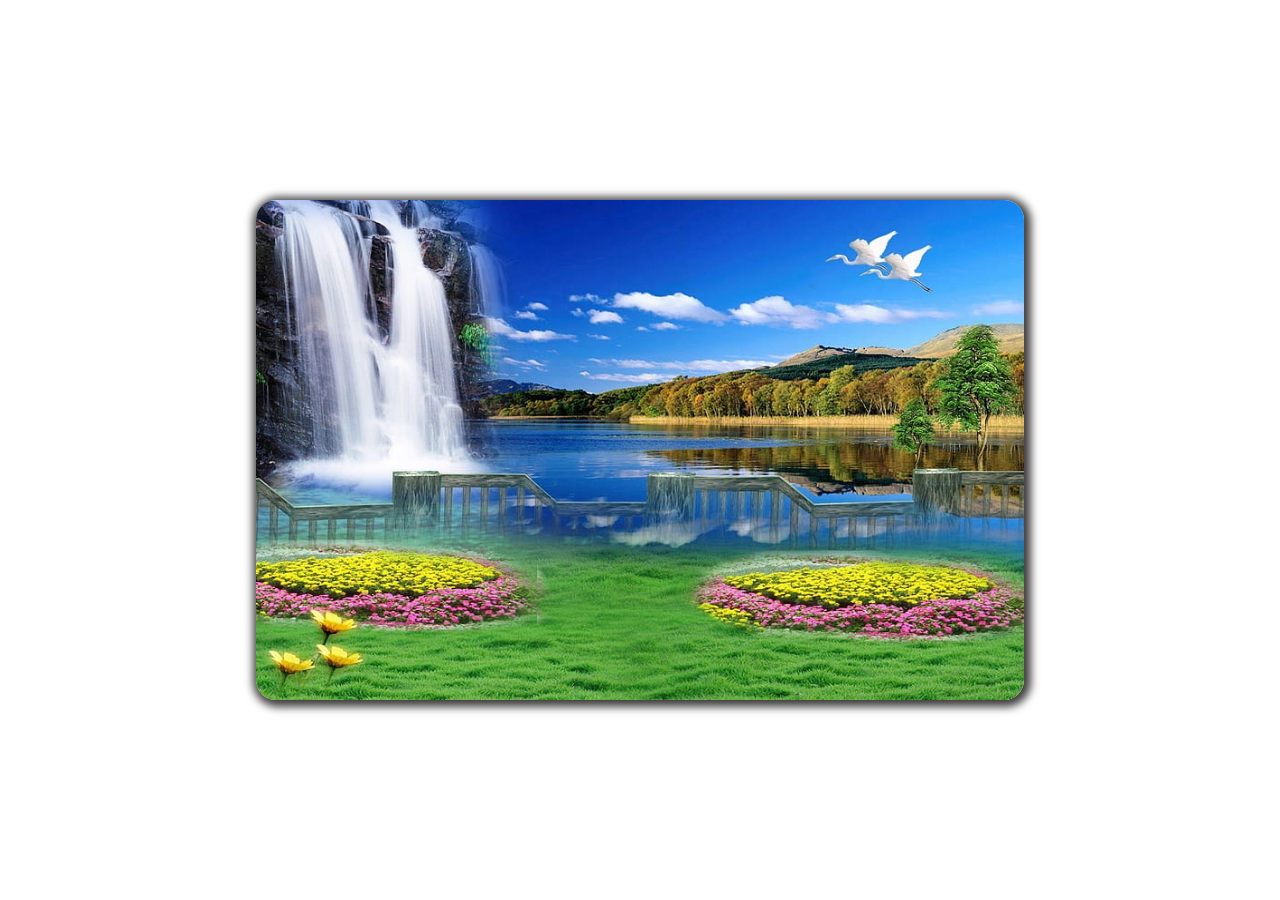
<file: 03_images animation/index.html>
<!DOCTYPE html>
<html lang="en">
<head>
    <meta charset="UTF-8">
    <meta name="viewport" content="width=device-width, initial-scale=1.0">
    <title>Carousal</title>
    <link rel="stylesheet" href="index.css">
</head>
<body>
    <section>
        <div class="box"></div>
    </section>
    
</body>
</html>
</file>
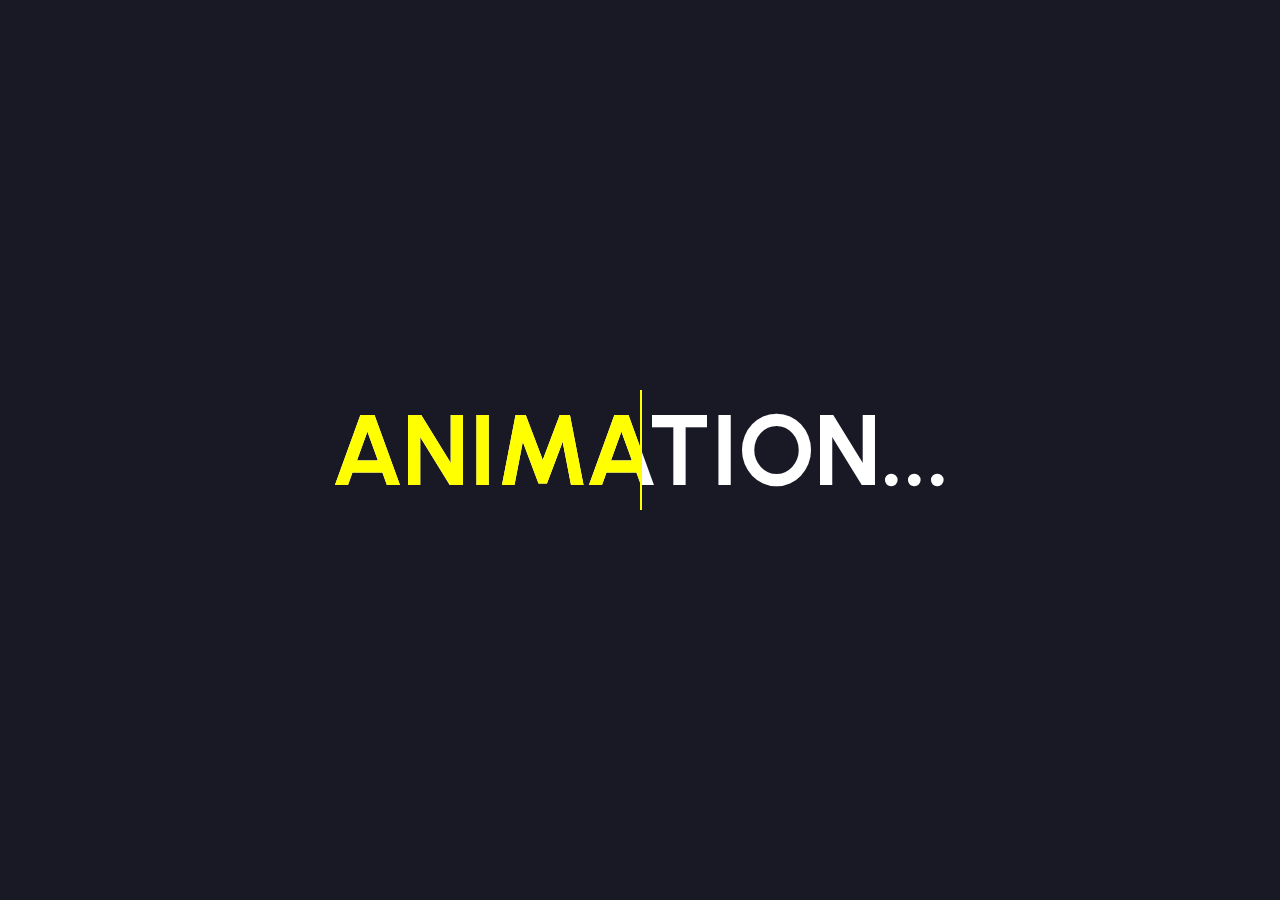
<file: 05_textReveal/index.html>
<!DOCTYPE html>
<html lang="en">
<head>
    <meta charset="UTF-8">
    <meta name="viewport" content="width=device-width, initial-scale=1.0">
    <title>Text Reveal</title>
    <link rel="stylesheet" href="style.css">
</head>
<body>
    <h1>Animation...</h1>
    
</body>
</html>
</file>
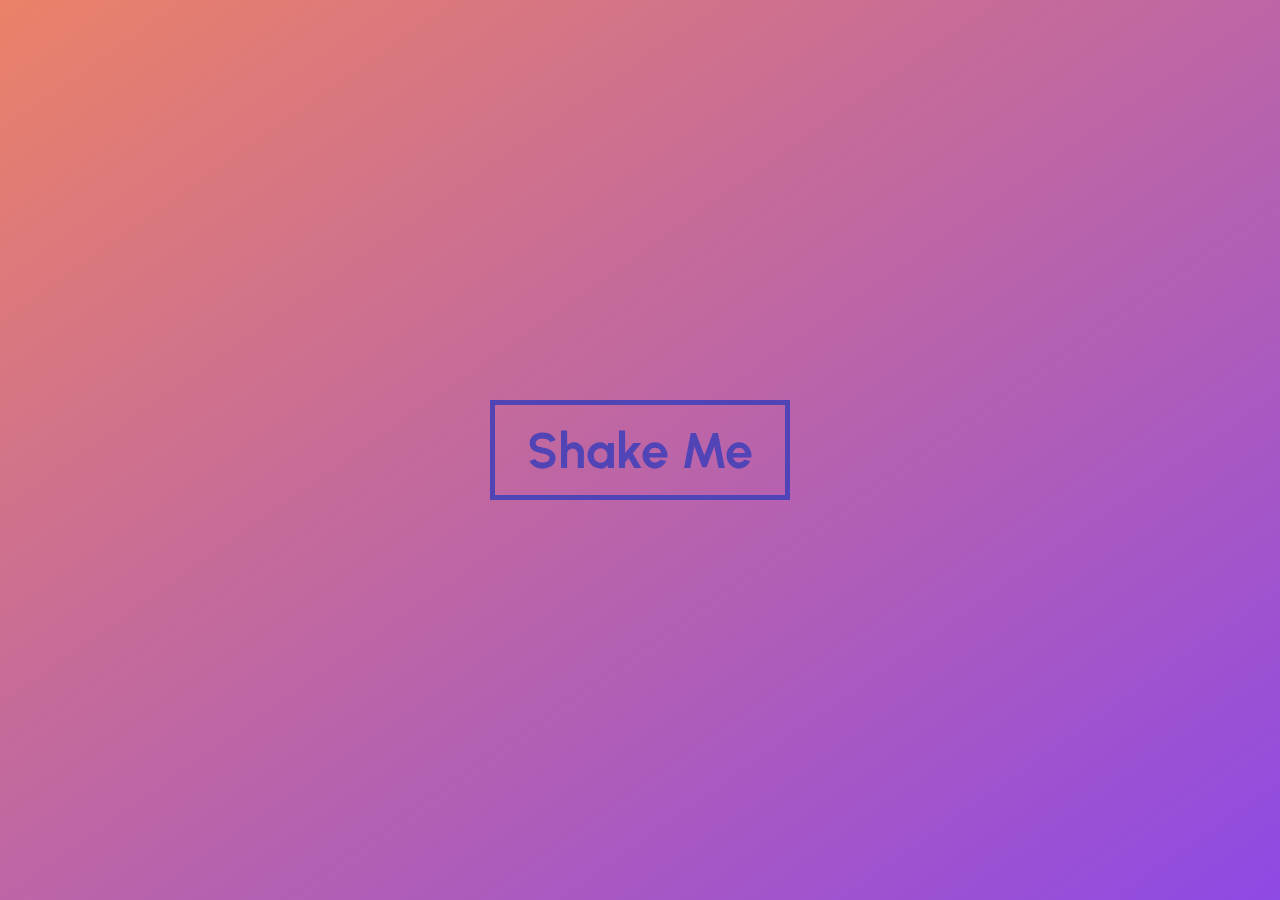
<file: 06_shakeMe/index.html>
<!DOCTYPE html>
<html lang="en">
<head>
    <meta charset="UTF-8">
    <meta name="viewport" content="width=device-width, initial-scale=1.0">
    <title>Shake me</title>
    <link rel="stylesheet" href="style.css">
</head>
<body>
    <div class="btn">
        Shake Me
    </div>
    
</body>
</html>
</file>
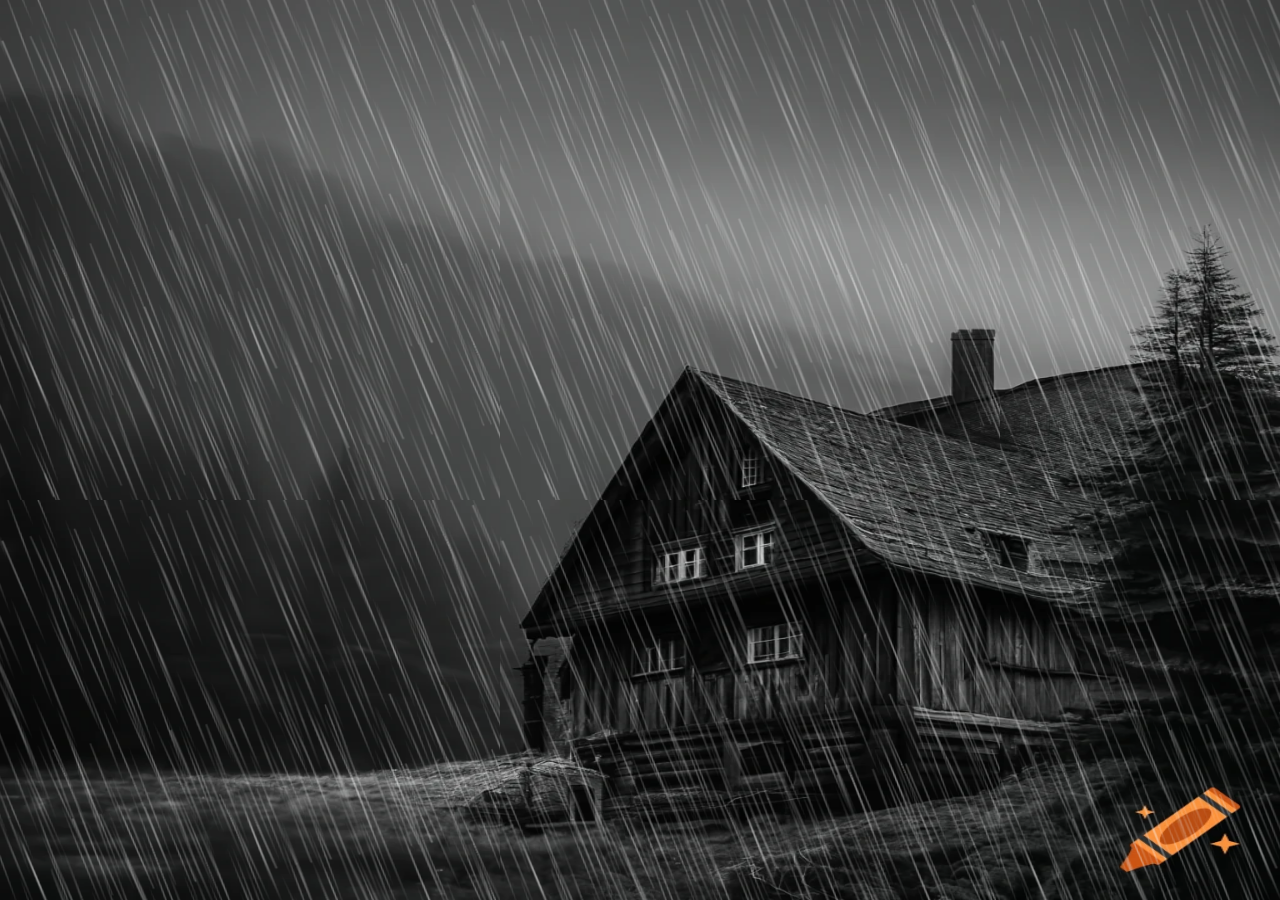
<file: 01_Rain animation/rain.html>
<!DOCTYPE html>
<html lang="en">
<head>
    <meta charset="UTF-8">
    <meta name="viewport" content="width=device-width, initial-scale=1.0">
    <title>Rain</title>
    <link rel="stylesheet" href="rain.css">
</head>
<body>
    <div class="rain"></div>
    
</body>
</html>
</file>
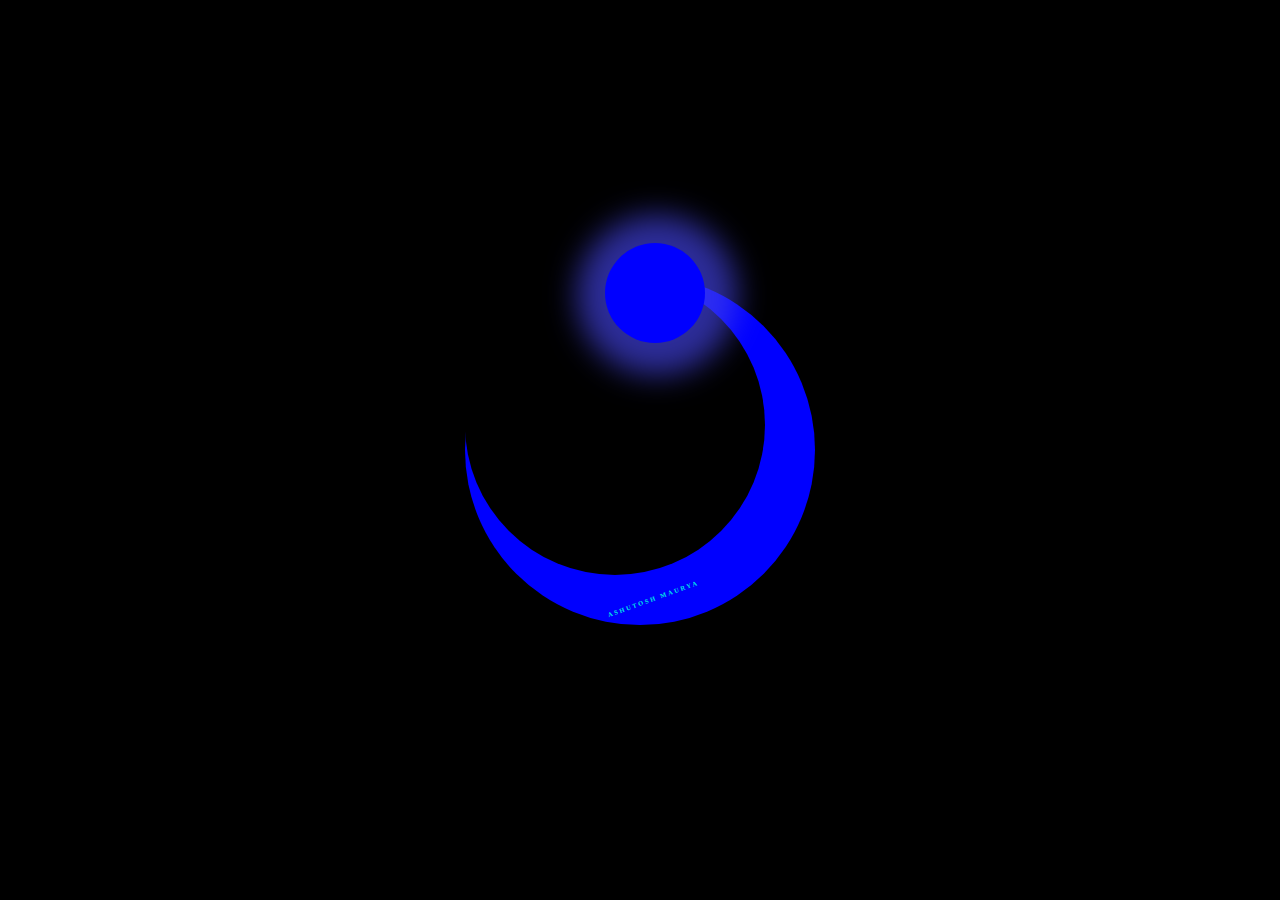
<file: 02_loader animation/loder.html>
<!DOCTYPE html>
<html lang="en">
<head>
    <meta charset="UTF-8">
    <meta name="viewport" content="width=device-width, initial-scale=1.0">
    <title>Neonloader</title>
    <link rel="stylesheet" href="loder.css">
</head>
<body>
    <div class="outer">
        <h1>ashutosh maurya</h1>
        <div class="inner">
           
        </div>
        <div class="swing"></div>
    </div>

    
</body>
</html>
</file>
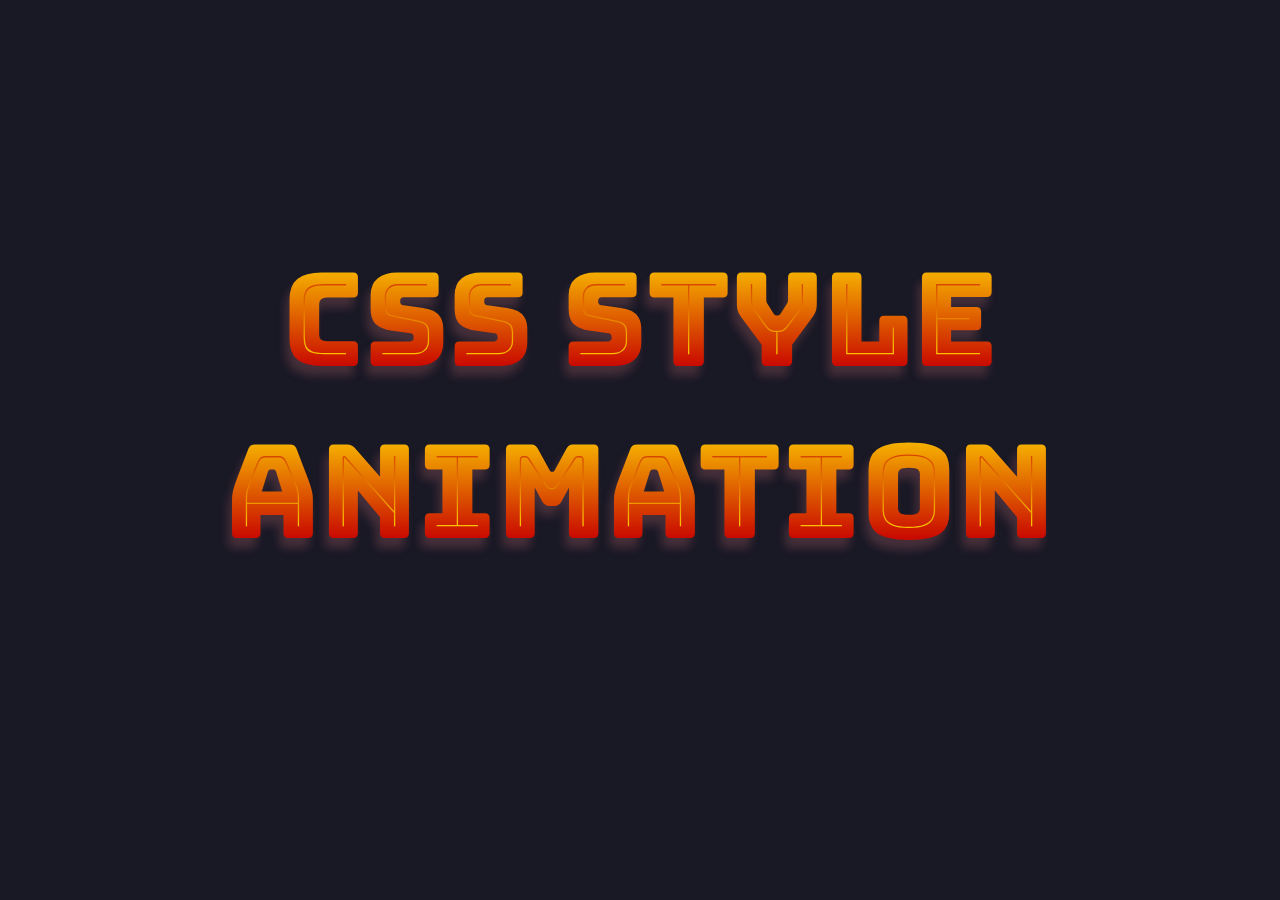
<file: 04_name animation/name.html>
<!DOCTYPE html>
<html lang="en">
<head>
    <meta charset="UTF-8">
    <meta name="viewport" content="width=device-width, initial-scale=1.0">
    <title>Text Animation</title>
    <link rel="stylesheet" href="name.css">
</head>
<body>
    <h1 class="name">css Style<br>Animation</h1>
</body>
</html>
</file>
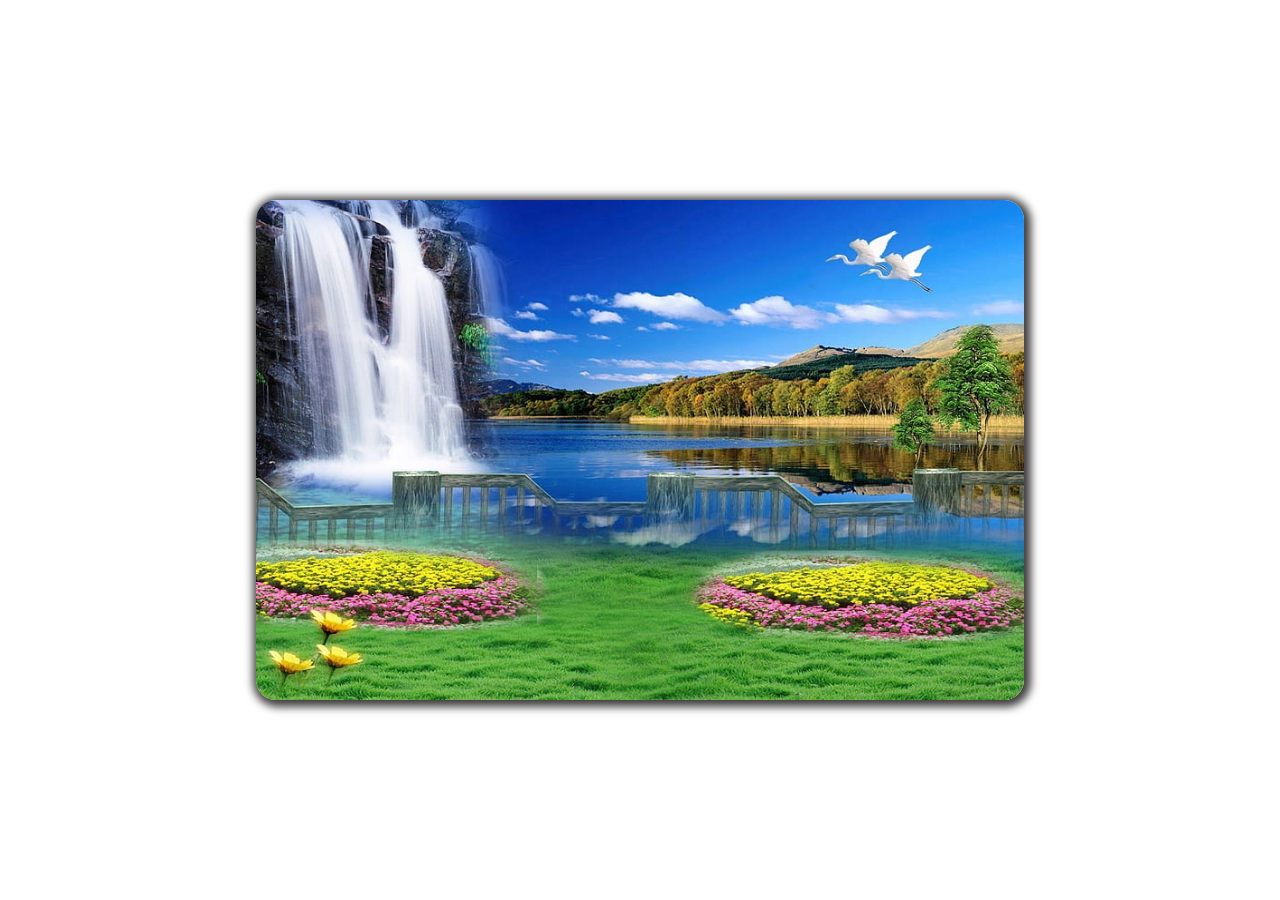
<file: carousal/carousal.html>
<!DOCTYPE html>
<html lang="en">
<head>
    <meta charset="UTF-8">
    <meta name="viewport" content="width=device-width, initial-scale=1.0">
    <title>Carousal</title>
    <link rel="stylesheet" href="carousal.css">
</head>
<body>
    <section>
        <div class="box"></div>
    </section>
    
</body>
</html>
</file>
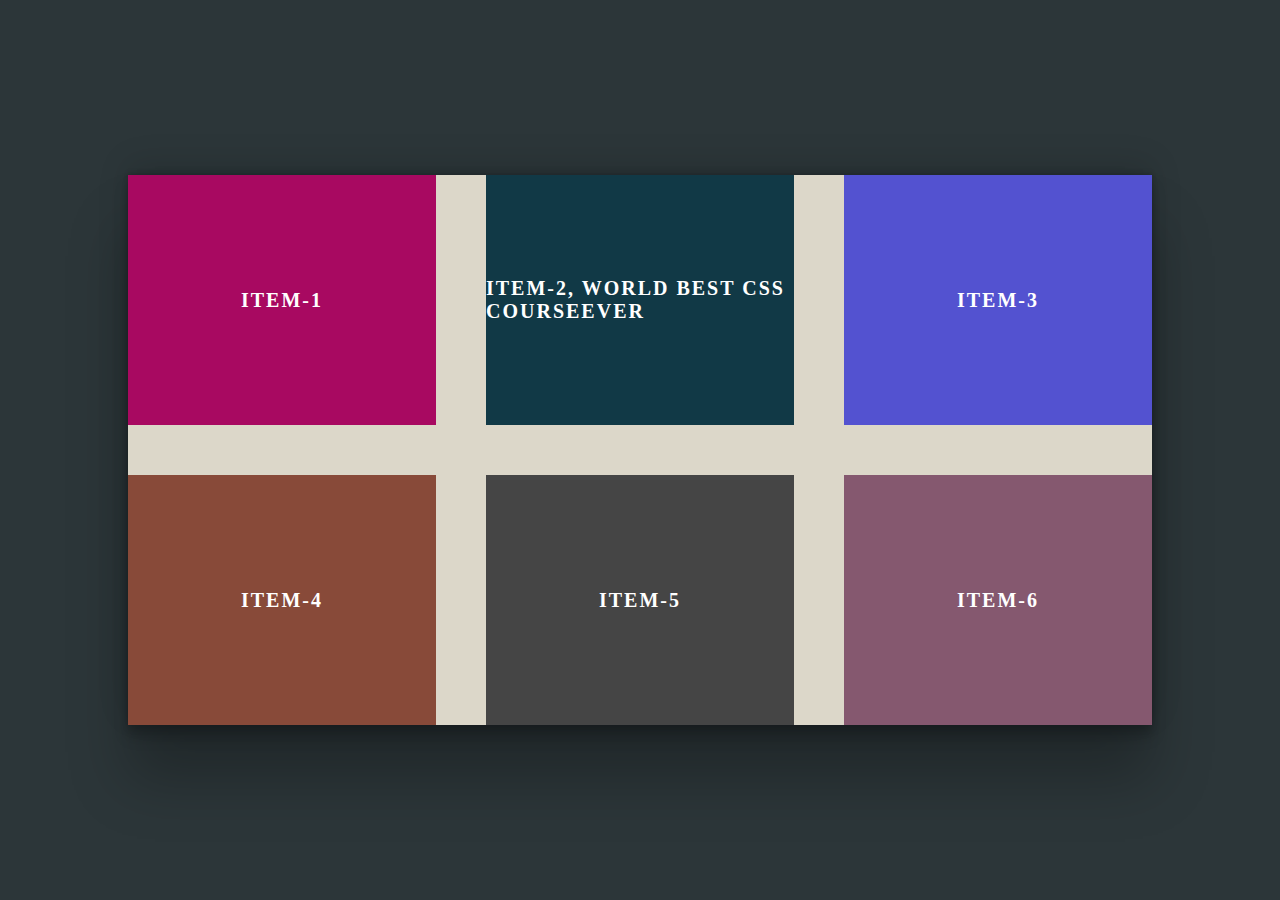
<file: Grid/grid.html>
<!DOCTYPE html>
<html lang="en">
  <head>
    <meta charset="UTF-8" />
    <meta name="viewport" content="width=device-width, initial-scale=1.0" />
    <title>Grid</title>
    <link rel="stylesheet" href="grid.css" />
  </head>
  <body>
    <div class="grid-container">
      <div class="item item-1">item-1</div>
      
      <div class="item item-2">item-2, World Best CSS CourseEver</div>
      <!-- World Best CSS CourseEver -->
      <div class="item item-3">item-3</div>
      <div class="item item-4">item-4</div>
      <div class="item item-5">item-5</div>
      <div class="item item-6">item-6</div>
    </div>
  </body>
</html>
</file>
<file: 03_images animation/index.css>
*{
    margin: 0;
    padding: 0;
    box-sizing: border-box;
}
html{
    font-size: 62.5%;
}
section{  
    width: 100%;
    height: 100vh;
    display: flex;
    justify-content: center;
    align-items: center;

}

.box{
    height: 50rem;
    width: 60vw;
    background-image: url("./myimages/img1.jpg");
    background-repeat: no-repeat;
    background-size: 100% 100%;
    border-radius: 20px;
    box-shadow: 2px 2px 8px 5px rgb(65, 62, 62);
    animation: images 10s linear infinite;
    
}
@keyframes images {
    0%{
        background-image: url("./myimages/img2.jpg");
    }
    20%{
        background-image: url("./myimages/img3.jpg");
    }
    40%{
        background-image: url("./myimages/img4.jpg");
    }
    60%{
        background-image: url("./myimages/img5.avif");
    }
    80%{
        background-image: url("./myimages/img6.jpg");
    }
    100%{
        background-image: url("./myimages/img7.jpg");
    }
    
}
</file>
<file: 05_textReveal/style.css>
@import url('https://fonts.googleapis.com/css2?family=Urbanist:ital,wght@0,100..900;1,100..900&display=swap');


*{
    margin: 0;
    padding: 0;
    box-sizing: border-box;
}
html{
    font-size: 62.5%;
}
body{  
    width: 100%;
    height: 100vh;
    display: flex;
    justify-content: center;
    align-items: center;
    font-family: "Urbanist", sans-serif;
    background-color: #191825;
    color: white;
    
}

h1{
    font-size: 10rem;
    text-transform: uppercase;
    position: relative;
    


    &::after{
        content: "Animation...";
        top: 0;
        left: 0;
        color: yellow;
        position: absolute;
        width: 50%;
        border-right: 2px solid yellow;
        overflow: hidden;
        animation: reveal 5s linear infinite;
    }
}

@keyframes reveal {
    0%{
        width: 100%;
    }
    50%{
        width: 0%;
    }
    100%{
        width: 100%;
    }
    
}
</file>
<file: 06_shakeMe/style.css>
@import url('https://fonts.googleapis.com/css2?family=Urbanist:ital,wght@0,100..900;1,100..900&display=swap');

*{
    margin: 0;
    padding: 0;
    box-sizing: border-box;
}
html{
    font-size: 62.5%;
}
body{  
    width: 100%;
    height: 100vh;
    display: flex;
    justify-content: center;
    align-items: center;
    background: linear-gradient(to right bottom,rgba(233, 121, 93, 0.934) , rgba(127, 47, 224, 0.874));
}
.btn{
    display: flex;
    justify-content: center;
    align-items: center;
     /* text-align: center; */
    /* padding-top: 2rem; */  
    font-family: "Urbanist", sans-serif;
    font-weight: 700;
    font-size: 5rem;
    color: rgba(63, 63, 185, 0.865);
    height: 10rem;
    width: 30rem;
    border: 5px solid rgba(63, 63, 185, 0.865);
    
}
    .btn:hover{
        border: 5px solid red;
        color: #d80032;
        animation: shaking .2s linear infinite;
    }

@keyframes shaking {
    0%{
        rotate: 20deg;
    
    }
    50%{
        rotate: -20deg;
    }
    100%{
        rotate: 20deg;
    }
    
    
}
</file>
<file: 01_Rain animation/rain.css>
*{
    margin: 0;
    padding: 0;
    box-sizing: border-box;
}
html{
    font-size: 62.5%;
}
body{  
    width: 100%;
    height: 100vh;
    background-image: url("./images/cottage1.webp");
    background-repeat: no-repeat;
    background-size: 100% 100%;
    /* background-attachment: fixed; */

}
.rain{
    height: 100vh;
    width: 100%;
    background-image: url("./images/rain.png");
    animation: rain 0.5s linear infinite;
}
@keyframes rain {
    0%{
        background-position: 0% 0%;
    }
    100%{
        background-position: 10% 100%;
    }
    
}
</file>
<file: 02_loader animation/loder.css>
*{
    margin: 0;
    padding: 0;
    box-sizing: border-box;
}
html{
    font-size: 62.5%;
}
body{  
    width: 100%;
    height: 100vh;
    display: flex;
    justify-content: center;
    align-items: center;
    background-color: black;

}
.outer{
    
    background-color: blue;
    height: 35rem;
    width: 35rem;
    border-radius: 50%;
    position: relative;
    animation: rotate 7s linear infinite;

}
h1{
    position: absolute;
    color: rgba(0, 255, 225, 0.92);
    font-size: .65rem;
    text-transform: uppercase;
    top: 32rem;
    left: 14rem;
    letter-spacing: .2rem;
    rotate: -20deg;
    /* transform: skew(-30deg); */

}
.inner{
    background-color: black;
    height: 30rem;
    width: 30rem;
    border-radius: 50%;
    position: absolute;
    top: 0;
    left: 0;
}
.swing{
    background-color: blue;
    height: 10rem;
    width: 10rem;
    border-radius: 50%;
    position: absolute;
    top: -32px;
    left: 140px;
    /* box-shadow: 0 0 1rem rgba(69, 69, 223, 0.897),0 0 1.5rem rgb(69, 69, 223, 0.897),
    0 0 2rem rgb(69, 69, 223, 0.897),0 0 2.5rem rgb(69, 69, 223, 0.897), 0 0 3rem rgb(69,69,223, 0.897); */
    box-shadow: 2px 2px 30px 30px rgba(68, 68, 233, 0.66);

}
@keyframes rotate {
    100%{
        rotate: -360deg;
    }
    
}
</file>
<file: 04_name animation/name.css>
@import url('https://fonts.googleapis.com/css2?family=Bungee+Spice&display=swap');

*{
    margin: 0;
    padding: 0;
    box-sizing: border-box;
}
html{
    font-size: 62.5%;
}
body{  
    width: 100%;
    height: 90vh;
    display: flex;
    justify-content: center;
    align-items: center;
    background-color: #191825;
    text-align: center;
}
.name{
    font-size: 13rem;
    text-transform: uppercase;
    font-family: "Bungee Spice", cursive;
    text-shadow: -4px 10px 10px rgba(249, 141, 141, 0.2);
    animation: move 5s linear infinite;
}
@keyframes move {
    0%{
        rotate: 15deg;
        /* scale: 1.0; */
    }
    50%{
        rotate: -15deg;
        /* scale: 1.2; */
    }
    100%{
        rotate: 15deg;
        /* scale: 1.0; */
    }
    
}
</file>
<file: carousal/carousal.css>
*{
    margin: 0;
    padding: 0;
    box-sizing: border-box;
}
html{
    font-size: 62.5%;
}
section{  
    width: 100%;
    height: 100vh;
    display: flex;
    justify-content: center;
    align-items: center;

}

.box{
    height: 50rem;
    width: 60vw;
    background-image: url("./myimages/img1.jpg");
    background-repeat: no-repeat;
    background-size: 100% 100%;
    border-radius: 20px;
    box-shadow: 2px 2px 8px 5px rgb(65, 62, 62);
    animation: images 10s linear infinite;
    
}
@keyframes images {
    0%{
        background-image: url("./myimages/img2.jpg");
    }
    20%{
        background-image: url("./myimages/img3.jpg");
    }
    40%{
        background-image: url("./myimages/img4.jpg");
    }
    60%{
        background-image: url("./myimages/img5.avif");
    }
    80%{
        background-image: url("./myimages/img6.jpg");
    }
    100%{
        background-image: url("./myimages/img7.jpg");
    }
    
}
</file>
<file: Grid/grid.css>
* {
    margin: 0;
    padding: 0;
    box-sizing: border-box;
    font-family: "Jost";
  }
  
  body {
    min-height: 100vh;
    display: flex;
    justify-content: center;
    align-items: center;
    background-color: #2c3639;
  }
  
  .grid-container {
    width: 80%;
    margin: 100px auto;
    background-color: #dcd7c9;
    color: #fff;
    box-shadow: rgba(0, 0, 0, 0.25) 0px 54px 55px,
      rgba(0, 0, 0, 0.12) 0px -12px 30px, rgba(0, 0, 0, 0.12) 0px 4px 6px,
      rgba(0, 0, 0, 0.17) 0px 12px 13px, rgba(0, 0, 0, 0.09) 0px -3px 5px;
      display: grid;
      grid-template-rows: 250px 250px;
      /* grid-template-columns: 250px 250px 250px; */
      /* grid-template-columns: 250px 250px 1fr;
      grid-template-columns: 1fr 1fr 1fr; */
      grid-template-columns: repeat(3, 1fr);
      /* grid-template-columns: 1fr min-content repeat(1, 1fr);
      grid-template-columns: 1fr max-content repeat(1, 1fr); */
      grid-template-columns: repeat(3, minmax(250px,1fr));
      /* row-gap: 50px;
      column-gap: 50px; */
      gap: 50px;
      /* align-items: center; */
      /* justify-items: center; */


  }
  .item {
    display: grid;
    place-items: center;
    text-transform: uppercase;
    font-size: 20px;
    letter-spacing: 2px;
    font-weight: bold;
  }
  .item-1 {
    background-color: #a80961;
    /* grid-row-start: 2;
    grid-row-end: 3;
    grid-column-start: 2;
    grid-column-end: 3; */
    /* grid-row: 2 / 3;
    grid-column: 2 / 3; */
  }
  .item-2 {
    background-color: #113946;
  }
  .item-3 {
    background-color: rgba(61, 61, 209, 0.865);

  }
  .item-4 {
    background-color: #884a39;
  }
  .item-5 {
    background-color: #454545;
    /* grid-row: 1 / 2;
    grid-column: 3/4; */
  }
  .item-6 {
    background-color: #85586f;
    /* grid-row: 1 / 2;
    grid-column: 3 / 4; */
  }
</file>
